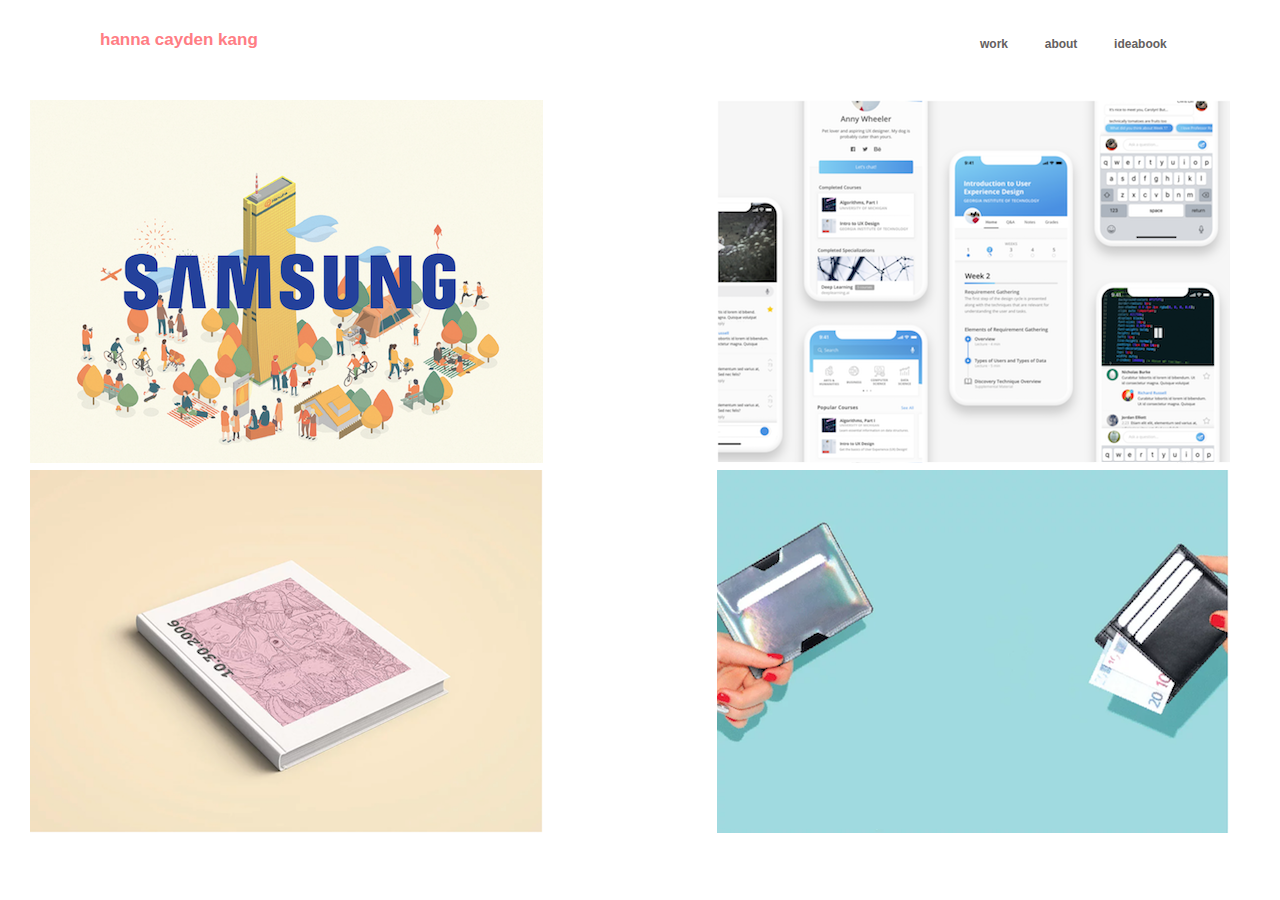
<file: index.html>
<!doctype html>
<html>
<head>
<meta name="viewport" content="width=device-width, initial-scale=1.0">
<meta charset="UTF-8">

<title>Hanna's Page</title>

<link href="master.css" rel="stylesheet" type="text/css">

</head>

<body>
<div id="pagetitle"> hanna cayden kang </div>
  <div id="topNav">

    <top-nav> <a href="index.html">work&nbsp;&nbsp;&nbsp;&nbsp;&nbsp;&nbsp;&nbsp;&nbsp;&nbsp;&nbsp;</a>
    <a href="about.html">about&nbsp;&nbsp;&nbsp;&nbsp;&nbsp;&nbsp;&nbsp;&nbsp;&nbsp;&nbsp;</a>
    <a href="idea.html">ideabook&nbsp;&nbsp;&nbsp;&nbsp;&nbsp;&nbsp;&nbsp;&nbsp;&nbsp;&nbsp;</a></top-nav>
  </div>
  
  <a href="samsung.html" class = "samsung"></a>
  <a href="courseera.html" class = "courseera"></a>
  <a href="tomysis.html" class = "tomysis"></a>

  <a href="saturdayman.html" class = "saturdayman"></a>
<!-- InstanceEndEditable -->
  
</div>

</body>
<!-- InstanceEnd --></html>
</file>
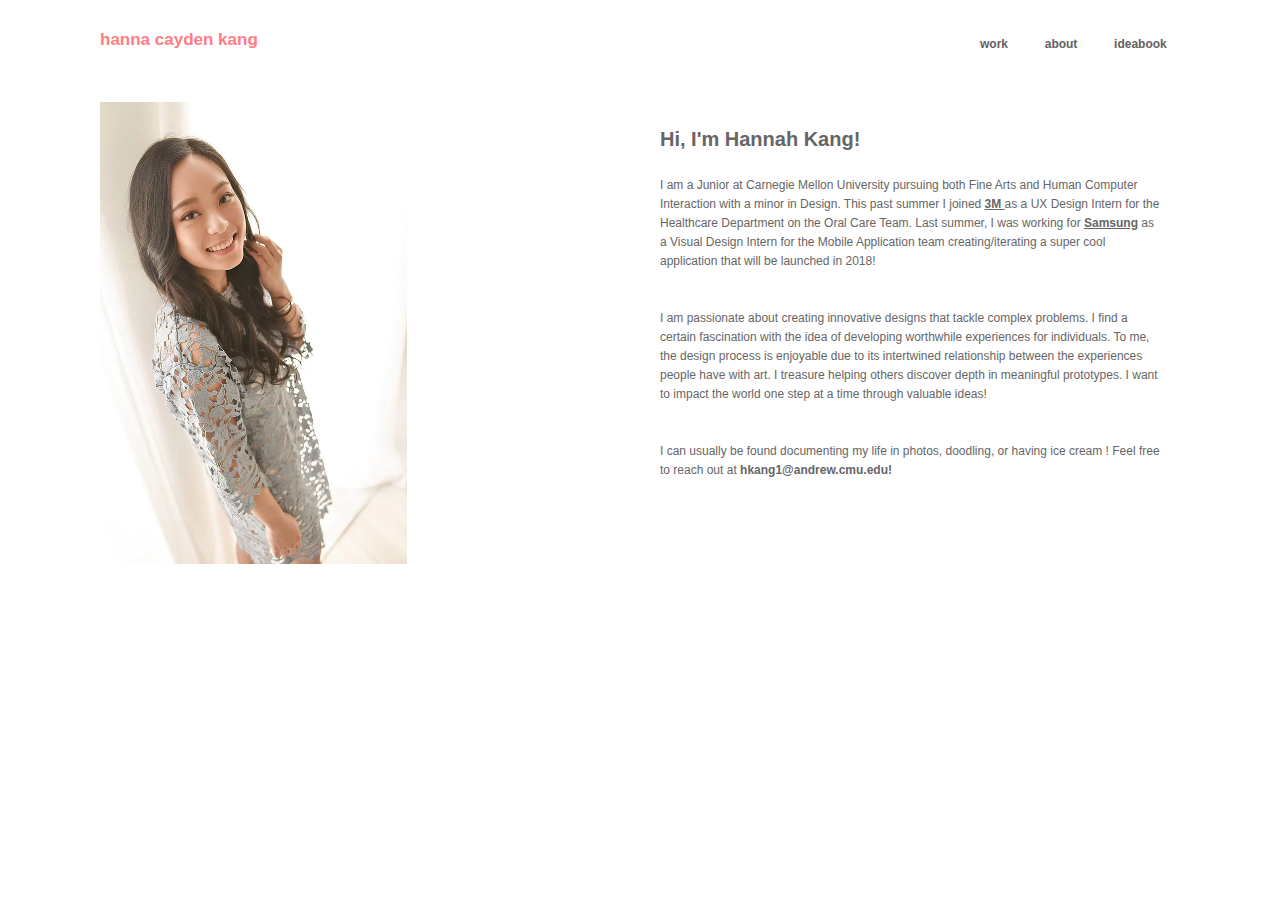
<file: about.html>
<!doctype html>
<html>
<head>
<meta charset="UTF-8">
<title>Hanna's Page</title>
<link href="master.css" rel="stylesheet" type="text/css">
</head>

<body>
<div id="pagetitle"> hanna cayden kang </div>
  <div id="topNav">
    <top-nav> <a href="index.html">work&nbsp;&nbsp;&nbsp;&nbsp;&nbsp;&nbsp;&nbsp;&nbsp;&nbsp;&nbsp;</a>
    <a href="about.html">about&nbsp;&nbsp;&nbsp;&nbsp;&nbsp;&nbsp;&nbsp;&nbsp;&nbsp;&nbsp;</a>
    <a href="idea.html">ideabook&nbsp;&nbsp;&nbsp;&nbsp;&nbsp;&nbsp;&nbsp;&nbsp;&nbsp;&nbsp;</a></top-nav></div>
  <div id="about_pic">
      <a href="samsung.html">
      <img src="images/mypic.jpg" height= 464 width=309></a></div>

    <div id="description-right">

      <b style="font-size:20px">Hi, I'm Hannah Kang! </b><br><br>

      <p>I am a Junior at Carnegie Mellon University pursuing both Fine Arts and Human Computer Interaction with a minor in Design. This past summer I joined <b><u>3M </b></u> as a UX Design Intern for the Healthcare Department on the Oral Care Team.  Last summer, I was working for <b><u>Samsung</b></u> as a Visual Design Intern for the Mobile Application team creating/iterating a super cool application that will be launched in 2018! <br><br><br>

      I am passionate about creating innovative designs that tackle complex problems. I find a certain fascination with the idea of developing worthwhile experiences for individuals. To me, the design process is enjoyable due to its intertwined relationship between the experiences people have with art. I treasure helping others discover depth in meaningful prototypes. I want to impact the world one step at a time through valuable ideas! <br><br><br>
 

      I can usually be found documenting my life in photos, doodling, or having ice cream ! 

      Feel free to reach out at <b> hkang1@andrew.cmu.edu!</b> </p>
    </div>
  
</div>

</body>
</html>
</file>
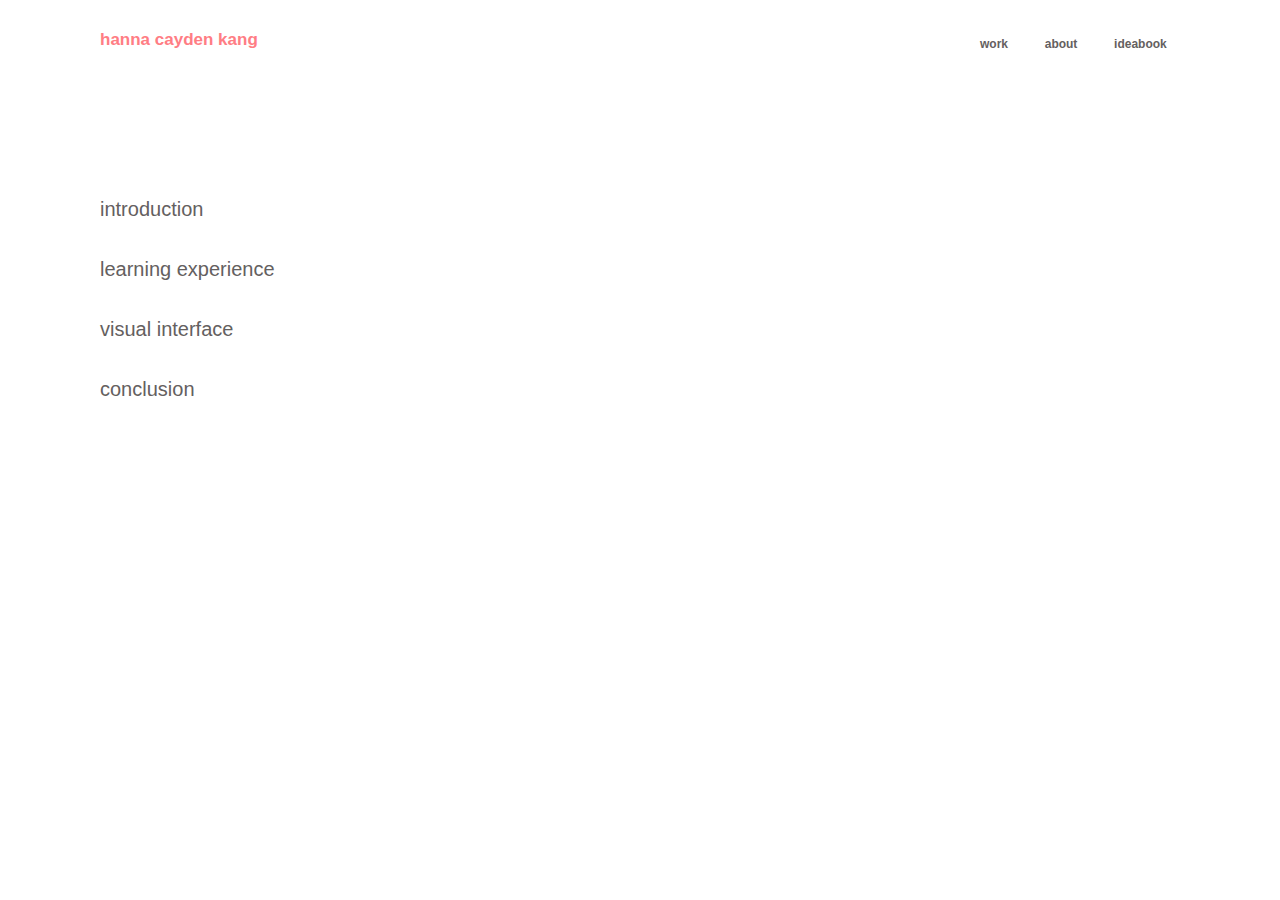
<file: courseera.html>
<!doctype html>
<html><!-- InstanceBegin template="/Templates/design.dwt" codeOutsideHTMLIsLocked="false" -->
<head>
<meta charset="UTF-8">
<!-- InstanceBeginEditable name="doctitle" -->
<title>Yosemite Valley Visitor's Bureau | Things to Do</title>
<!-- InstanceEndEditable -->
<link href="master.css" rel="stylesheet" type="text/css">
<script type="text/javascript">
function MM_showHideLayers() { //v9.0
  var i,p,v,obj,args=MM_showHideLayers.arguments;
  for (i=0; i<(args.length-2); i+=3) 
  with (document) if (getElementById && ((obj=getElementById(args[i]))!=null)) { v=args[i+2];
    if (obj.style) { obj=obj.style; v=(v=='show')?'visible':(v=='hide')?'hidden':v; }
    obj.visibility=v; }}
</script>


<!-- InstanceBeginEditable name="head" -->
<!-- InstanceEndEditable -->
</head>

<body>
<div id="pagetitle"> hanna cayden kang </div>
  <div id="topNav">

    <top-nav> <a href="index.html">work&nbsp;&nbsp;&nbsp;&nbsp;&nbsp;&nbsp;&nbsp;&nbsp;&nbsp;&nbsp;</a>
    <a href="about.html">about&nbsp;&nbsp;&nbsp;&nbsp;&nbsp;&nbsp;&nbsp;&nbsp;&nbsp;&nbsp;</a>
    <a href="idea.html">ideabook&nbsp;&nbsp;&nbsp;&nbsp;&nbsp;&nbsp;&nbsp;&nbsp;&nbsp;&nbsp;</a></top-nav>
  </div>

  <div id="main-bar"><img id="homeimage"/>
  <a style="font-size:20px",href="#" onmouseover="MM_showHideLayers('pg_1','','show','pg_2','','hide','pg_3','','hide','pg_4','','hide','pg_5','','hide','pg_6','','hide')">introduction</a><br><br><br>

  <a style="font-size:20px", href="#" onmouseover="MM_showHideLayers('pg_1','','hide','pg_2','','show','pg_3','','hide','pg_4','','hide','pg_5','','hide','pg_6','','hide')">learning experience</a><br><br><br>

  <a style="font-size:20px",href="#" onmouseover="MM_showHideLayers('pg_1','','hide','pg_2','','hide','pg_3','','show','pg_4','','hide','pg_5','','hide','pg_6','','hide')">visual interface</a><br><br><br>

  <a style="font-size:20px",href="#" onmouseover="MM_showHideLayers('pg_1','','hide','pg_2','','hide','pg_3','','hide','pg_4','','show','pg_5','','hide','pg_6','','hide')">conclusion</a><br><br><br>

<div class="style2" id="pg_1"><img src="images/courseera_intro.jpg" width="900" height=350 alt=""/></div>
<div class="style2" id="pg_2"> <img src="images/courseera_le.jpg" width="900" height=400 alt=""/></div>
<div class="style2" id="pg_3"><img src="images/courseera_vi.jpg" width="900" height=280 alt=""/></div>
<div class="style2" id="pg_4"><img src="images/courseera_c.jpg" width="1000" height=350 alt=""/></div></div>


</body>
<!-- InstanceEnd --></html>
</file>
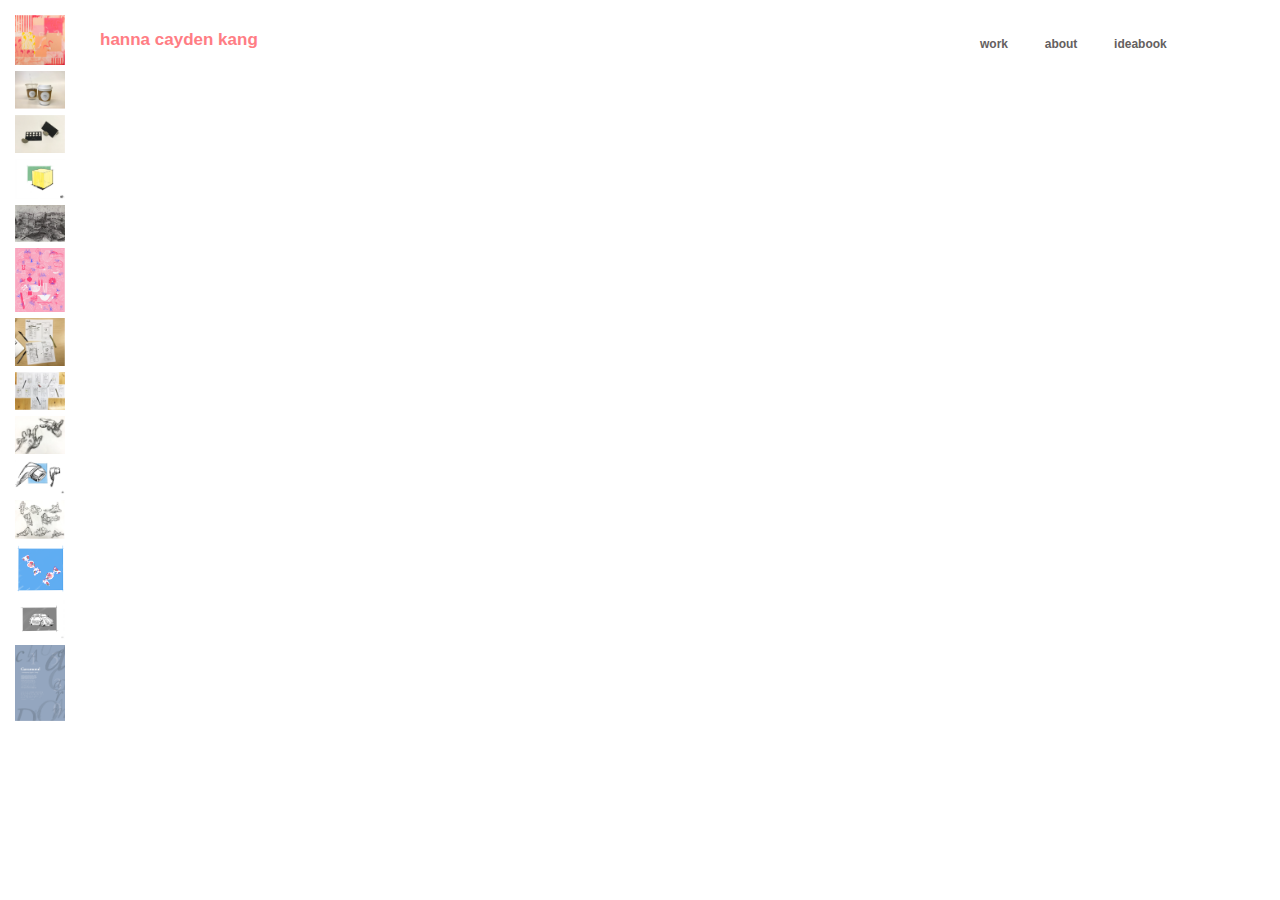
<file: idea.html>
<!doctype html>
<html><!-- InstanceBegin template="/Templates/design.dwt" codeOutsideHTMLIsLocked="false" -->
<head>
<meta charset="UTF-8">
<!-- InstanceBeginEditable name="doctitle" -->
<title>Yosemite Valley Visitor's Bureau | Things to Do</title>
<!-- InstanceEndEditable -->
<link href="master.css" rel="stylesheet" type="text/css">
<script type="text/javascript">
function MM_showHideLayers() { //v9.0
  var i,p,v,obj,args=MM_showHideLayers.arguments;
  for (i=0; i<(args.length-2); i+=3) 
  with (document) if (getElementById && ((obj=getElementById(args[i]))!=null)) { v=args[i+2];
    if (obj.style) { obj=obj.style; v=(v=='show')?'visible':(v=='hide')?'hidden':v; }
    obj.visibility=v; }}
</script>


<!-- InstanceBeginEditable name="head" -->
<!-- InstanceEndEditable -->
</head>

<body>
<div id="pagetitle"> hanna cayden kang </div>
  <div id="topNav">

    <top-nav> <a href="index.html">work&nbsp;&nbsp;&nbsp;&nbsp;&nbsp;&nbsp;&nbsp;&nbsp;&nbsp;&nbsp;</a>
    <a href="about.html">about&nbsp;&nbsp;&nbsp;&nbsp;&nbsp;&nbsp;&nbsp;&nbsp;&nbsp;&nbsp;</a>
    <a href="idea.html">ideabook&nbsp;&nbsp;&nbsp;&nbsp;&nbsp;&nbsp;&nbsp;&nbsp;&nbsp;&nbsp;</a></top-nav>
  </div>

    <div id="thumbnail">

      <a href="#" onmouseover="MM_showHideLayers('pg_1','','show','pg_2','','hide','pg_3','','hide','pg_4','','hide','pg_5','','hide','pg_6','','hide','pg_7','','hide','pg_8','','hide','pg_9','','hide','pg_10','','hide','pg_11','','hide','pg_12','','hide','pg_13','','hide','pg_14','','hide')"><img src="images/idea_1.jpg" width="50" height=auto></a><br />
      <a href="#" onmouseover="MM_showHideLayers('pg_1','','hide','pg_2','','show','pg_3','','hide','pg_4','','hide','pg_5','','hide','pg_6','','hide','pg_7','','hide','pg_8','','hide','pg_9','','hide','pg_10','','hide','pg_11','','hide','pg_12','','hide','pg_13','','hide','pg_14','','hide')"><img src="images/idea_2.jpg" width="50" height=auto></a><br />
      <a href="#" onmouseover="MM_showHideLayers('pg_1','','hide','pg_2','','hide','pg_3','','show','pg_4','','hide','pg_5','','hide','pg_6','','hide','pg_7','','hide','pg_8','','hide','pg_9','','hide','pg_10','','hide','pg_11','','hide','pg_12','','hide','pg_13','','hide','pg_14','','hide')"><img src="images/idea_3.jpg" width="50" height=auto></a><br />
      <a href="#" onmouseover="MM_showHideLayers('pg_1','','hide','pg_2','','hide','pg_3','','hide','pg_4','','show','pg_5','','hide','pg_6','','hide','pg_7','','hide','pg_8','','hide','pg_9','','hide','pg_10','','hide','pg_11','','hide','pg_12','','hide','pg_13','','hide','pg_14','','hide')"><img src="images/idea_4.jpg" width="50" height=auto></a><br />
      <a href="#" onmouseover="MM_showHideLayers('pg_1','','hide','pg_2','','hide','pg_3','','hide','pg_4','','hide','pg_5','','show','pg_6','','hide','pg_7','','hide','pg_8','','hide','pg_9','','hide','pg_10','','hide','pg_11','','hide','pg_12','','hide','pg_13','','hide','pg_14','','hide')"><img src="images/idea_5.jpg" width="50" height=auto></a><br />
      <a href="#" onmouseover="MM_showHideLayers('pg_1','','hide','pg_2','','hide','pg_3','','hide','pg_4','','hide','pg_5','','hide','pg_6','','show','pg_7','','hide','pg_8','','hide','pg_9','','hide','pg_10','','hide','pg_11','','hide','pg_12','','hide','pg_13','','hide','pg_14','','hide')"><img src="images/idea_6.jpg" width="50" height=auto></a><br /> 
      <a href="#" onmouseover="MM_showHideLayers('pg_1','','hide','pg_2','','hide','pg_3','','hide','pg_4','','hide','pg_5','','hide','pg_6','','hide','pg_7','','show','pg_8','','hide','pg_9','','hide','pg_10','','hide','pg_11','','hide','pg_12','','hide','pg_13','','hide','pg_14','','hide')"><img src="images/idea_7.jpg" width="50" height=auto></a><br /> 
      <a href="#" onmouseover="MM_showHideLayers('pg_1','','hide','pg_2','','hide','pg_3','','hide','pg_4','','hide','pg_5','','hide','pg_6','','hide','pg_7','','hide','pg_8','','show','pg_9','','hide','pg_10','','hide','pg_11','','hide','pg_12','','hide','pg_13','','hide','pg_14','','hide')"><img src="images/idea_8.jpg" width="50" height=auto></a><br /> 
      <a href="#" onmouseover="MM_showHideLayers('pg_1','','hide','pg_2','','hide','pg_3','','hide','pg_4','','hide','pg_5','','hide','pg_6','','hide','pg_7','','hide','pg_8','','hide','pg_9','','show','pg_10','','hide','pg_11','','hide','pg_12','','hide','pg_13','','hide','pg_14','','hide')"><img src="images/idea_9.jpg" width="50" height=auto></a><br /> 
      <a href="#" onmouseover="MM_showHideLayers('pg_1','','hide','pg_2','','hide','pg_3','','hide','pg_4','','hide','pg_5','','hide','pg_6','','hide','pg_7','','hide','pg_8','','hide','pg_9','','hide','pg_10','','show','pg_11','','hide','pg_12','','hide','pg_13','','hide','pg_14','','hide')"><img src="images/idea_10.jpg" width="50" height=auto></a><br /> 
      <a href="#" onmouseover="MM_showHideLayers('pg_1','','hide','pg_2','','hide','pg_3','','hide','pg_4','','hide','pg_5','','hide','pg_6','','hide','pg_7','','hide','pg_8','','hide','pg_9','','hide','pg_10','','hide','pg_11','','show','pg_12','','hide','pg_13','','hide','pg_14','','hide')"><img src="images/idea_11.jpg" width="50" height=auto></a><br /> 
      <a href="#" onmouseover="MM_showHideLayers('pg_1','','hide','pg_2','','hide','pg_3','','hide','pg_4','','hide','pg_5','','hide','pg_6','','hide','pg_7','','hide','pg_8','','hide','pg_9','','hide','pg_10','','hide','pg_11','','hide','pg_12','','show','pg_13','','hide','pg_14','','hide')"><img src="images/idea_12.jpg" width="50" height=auto></a><br /> 
      <a href="#" onmouseover="MM_showHideLayers('pg_1','','hide','pg_2','','hide','pg_3','','hide','pg_4','','hide','pg_5','','hide','pg_6','','hide','pg_7','','hide','pg_8','','hide','pg_9','','hide','pg_10','','hide','pg_11','','hide','pg_12','','hide','pg_13','','show','pg_14','','hide')"><img src="images/idea_13.jpg" width="50" height=auto></a><br /> 
      <a href="#" onmouseover="MM_showHideLayers('pg_1','','hide','pg_2','','hide','pg_3','','hide','pg_4','','hide','pg_5','','hide','pg_6','','hide','pg_7','','hide','pg_8','','hide','pg_9','','hide','pg_10','','hide','pg_11','','hide','pg_12','','hide','pg_13','','hide','pg_14','','show')"><img src="images/idea_14.jpg" width="50" height=auto></a><br /> 

</div>
<div class="style2" id="pg_1"><img src="images/idea_1.jpg" width="auto" height=auto></div>
<div class="style2" id="pg_2"> <img src="images/idea_2.jpg" width="auto" height=auto></div>
<div class="style2" id="pg_3"><img src="images/idea_3.jpg" width="auto" height=auto></div>
<div class="style2" id="pg_4"><img src="images/idea_4.jpg" width="auto" height=auto></div>
<div class="style2" id="pg_5"><img src="images/idea_5.jpg" width="auto" height=auto></div>
<div class="style2" id="pg_6"><img src="images/idea_6.jpg" width="auto" height=auto></div>
<div class="style2" id="pg_7"><img src="images/idea_7.jpg" width="auto" height=auto></div>
<div class="style2" id="pg_8"> <img src="images/idea_8.jpg" width="auto" height=auto></div>
<div class="style2" id="pg_9"><img src="images/idea_9.jpg" width="auto" height=auto></div>
<div class="style2" id="pg_10"><img src="images/idea_10.jpg" width="auto" height=auto></div>
<div class="style2" id="pg_11"><img src="images/idea_11.jpg" width="auto" height=auto></div>
<div class="style2" id="pg_12"><img src="images/idea_12.jpg" width="auto" height=auto></div>
<div class="style2" id="pg_13"><img src="images/idea_13.jpg" width="auto" height=auto></div>
<div class="style2" id="pg_14"><img src="images/idea_14.jpg" width="auto" height=auto></div>


</body>
<!-- InstanceEnd --></html>
</file>
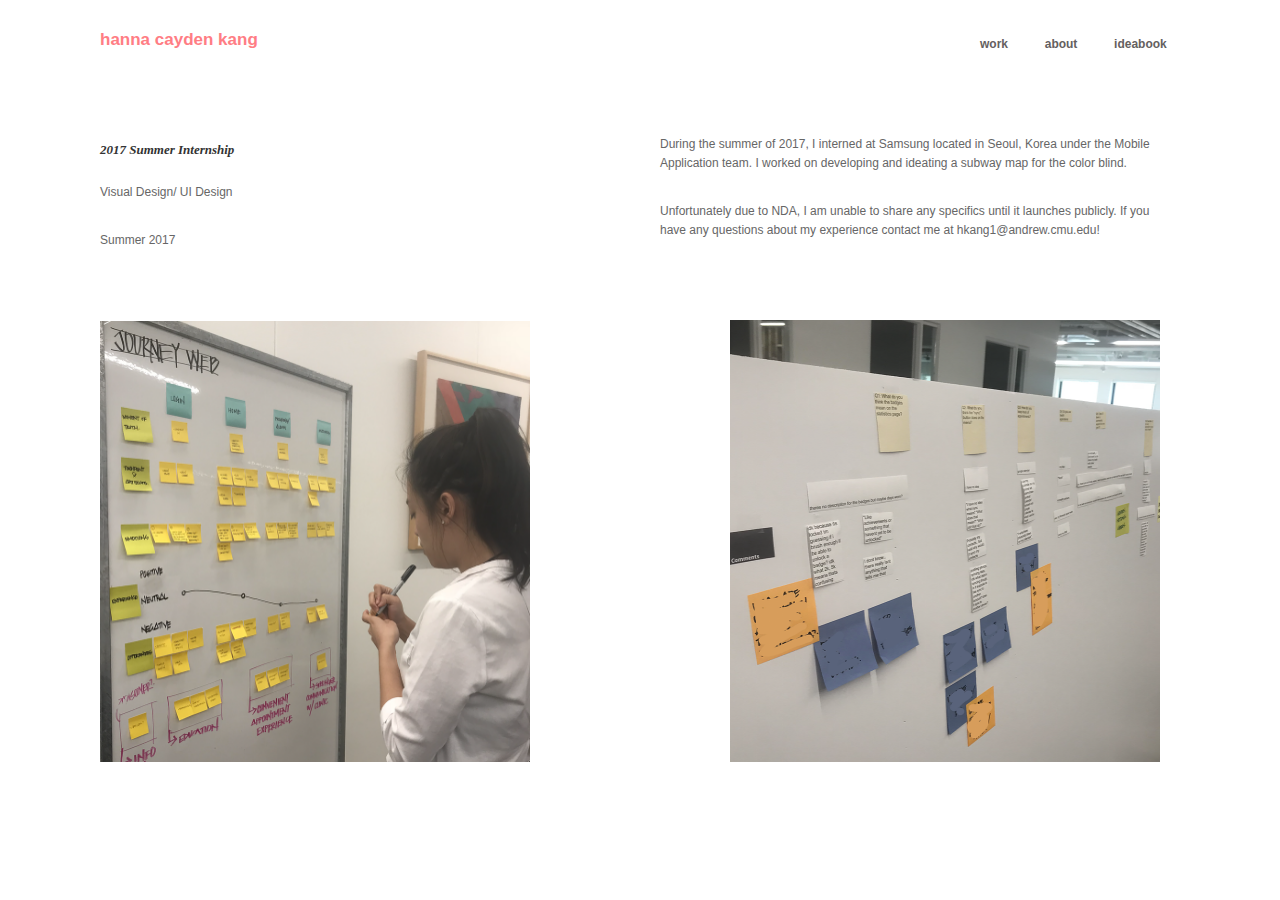
<file: samsung.html>
<!doctype html>
<html><!-- InstanceBegin template="/Templates/design.dwt" codeOutsideHTMLIsLocked="false" -->
<head>
<meta charset="UTF-8">
<!-- InstanceBeginEditable name="doctitle" -->
<title>Yosemite Valley Visitor's Bureau | Things to Do</title>
<!-- InstanceEndEditable -->
<link href="master.css" rel="stylesheet" type="text/css">
<style type="text/css">
</style>
<!-- InstanceBeginEditable name="head" -->
<!-- InstanceEndEditable -->
</head>

<body>
<div id="pagetitle"> hanna cayden kang </div>
  <div id="topNav">

    <top-nav> <a href="index.html">work&nbsp;&nbsp;&nbsp;&nbsp;&nbsp;&nbsp;&nbsp;&nbsp;&nbsp;&nbsp;</a>
    <a href="about.html">about&nbsp;&nbsp;&nbsp;&nbsp;&nbsp;&nbsp;&nbsp;&nbsp;&nbsp;&nbsp;</a>
    <a href="idea.html">ideabook&nbsp;&nbsp;&nbsp;&nbsp;&nbsp;&nbsp;&nbsp;&nbsp;&nbsp;&nbsp;</a></top-nav>
  </div>

    <div id="description-left">
      <h3>2017 Summer Internship</h3>
      <br>
      <p>Visual Design/ UI Design </p>
      <br>
      <p>Summer 2017 </p>
    </div>
    <div id="description-right">

      <p>During the summer of 2017, I interned at Samsung located in Seoul, Korea under the Mobile Application team. I worked on developing and ideating a subway map for the color blind.  </p><br>

      <p>Unfortunately due to NDA, I am unable to share any specifics until it launches publicly. If you have any questions about my experience contact me at hkang1@andrew.cmu.edu!</p>
    </div>
    <div id="samsung_1">
      <img src="images/samsung_1.jpg" height= 442 width=430></a>
    </div>
    <div id="samsung_2">
      <img src="images/samsung_2.jpg" height= 442 width=430></a>
    </div>


</body>
<!-- InstanceEnd --></html>
</file>
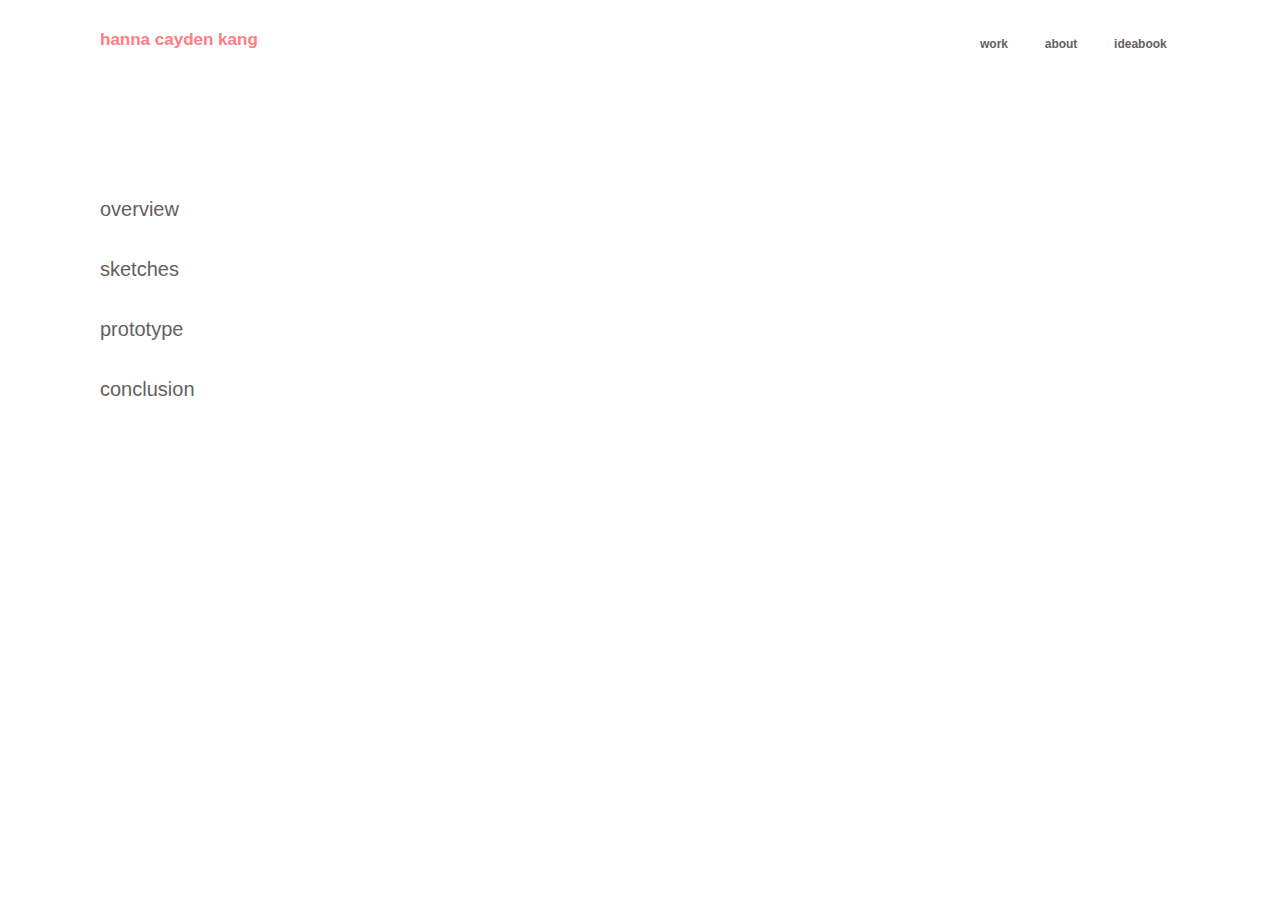
<file: saturdayman.html>
<!doctype html>
<html><!-- InstanceBegin template="/Templates/design.dwt" codeOutsideHTMLIsLocked="false" -->
<head>
<meta charset="UTF-8">
<!-- InstanceBeginEditable name="doctitle" -->
<title>Yosemite Valley Visitor's Bureau | Things to Do</title>
<!-- InstanceEndEditable -->
<link href="master.css" rel="stylesheet" type="text/css">
<script type="text/javascript">
function MM_showHideLayers() { //v9.0
  var i,p,v,obj,args=MM_showHideLayers.arguments;
  for (i=0; i<(args.length-2); i+=3) 
  with (document) if (getElementById && ((obj=getElementById(args[i]))!=null)) { v=args[i+2];
    if (obj.style) { obj=obj.style; v=(v=='show')?'visible':(v=='hide')?'hidden':v; }
    obj.visibility=v; }}
</script>


<!-- InstanceBeginEditable name="head" -->
<!-- InstanceEndEditable -->
</head>

<body>
<div id="pagetitle"> hanna cayden kang </div>
  <div id="topNav">

    <top-nav> <a href="index.html">work&nbsp;&nbsp;&nbsp;&nbsp;&nbsp;&nbsp;&nbsp;&nbsp;&nbsp;&nbsp;</a>
    <a href="about.html">about&nbsp;&nbsp;&nbsp;&nbsp;&nbsp;&nbsp;&nbsp;&nbsp;&nbsp;&nbsp;</a>
    <a href="idea.html">ideabook&nbsp;&nbsp;&nbsp;&nbsp;&nbsp;&nbsp;&nbsp;&nbsp;&nbsp;&nbsp;</a></top-nav>
  </div>

  <div id="main-bar"><img id="homeimage"/>
  <a style="font-size:20px",href="#" onmouseover="MM_showHideLayers('pg_1','','show','pg_2','','hide','pg_3','','hide','pg_4','','hide','pg_5','','hide','pg_6','','hide')">overview</a><br><br><br>

  <a style="font-size:20px", href="#" onmouseover="MM_showHideLayers('pg_1','','hide','pg_2','','show','pg_3','','hide','pg_4','','hide','pg_5','','hide','pg_6','','hide')">sketches</a><br><br><br>

  <a style="font-size:20px",href="#" onmouseover="MM_showHideLayers('pg_1','','hide','pg_2','','hide','pg_3','','show','pg_4','','hide','pg_5','','hide','pg_6','','hide')">prototype</a><br><br><br>

  <a style="font-size:20px",href="#" onmouseover="MM_showHideLayers('pg_1','','hide','pg_2','','hide','pg_3','','hide','pg_4','','show','pg_5','','hide','pg_6','','hide')">conclusion</a><br><br><br>

<div class="style2" id="pg_1"><img src="images/saturdayman_o.jpg" width="900" height=350 alt=""/></div>
<div class="style2" id="pg_2"> <img src="images/saturdayman_s.jpg" width="900" height=400 alt=""/></div>
<div class="style2" id="pg_3"><img src="images/saturdayman_p.jpg" width="800" height=400 alt=""/></div>
<div class="style2" id="pg_4"><img src="images/saturdayman_c.jpg" width="1000" height=auto alt=""/></div></div>


</body>
<!-- InstanceEnd --></html>
</file>
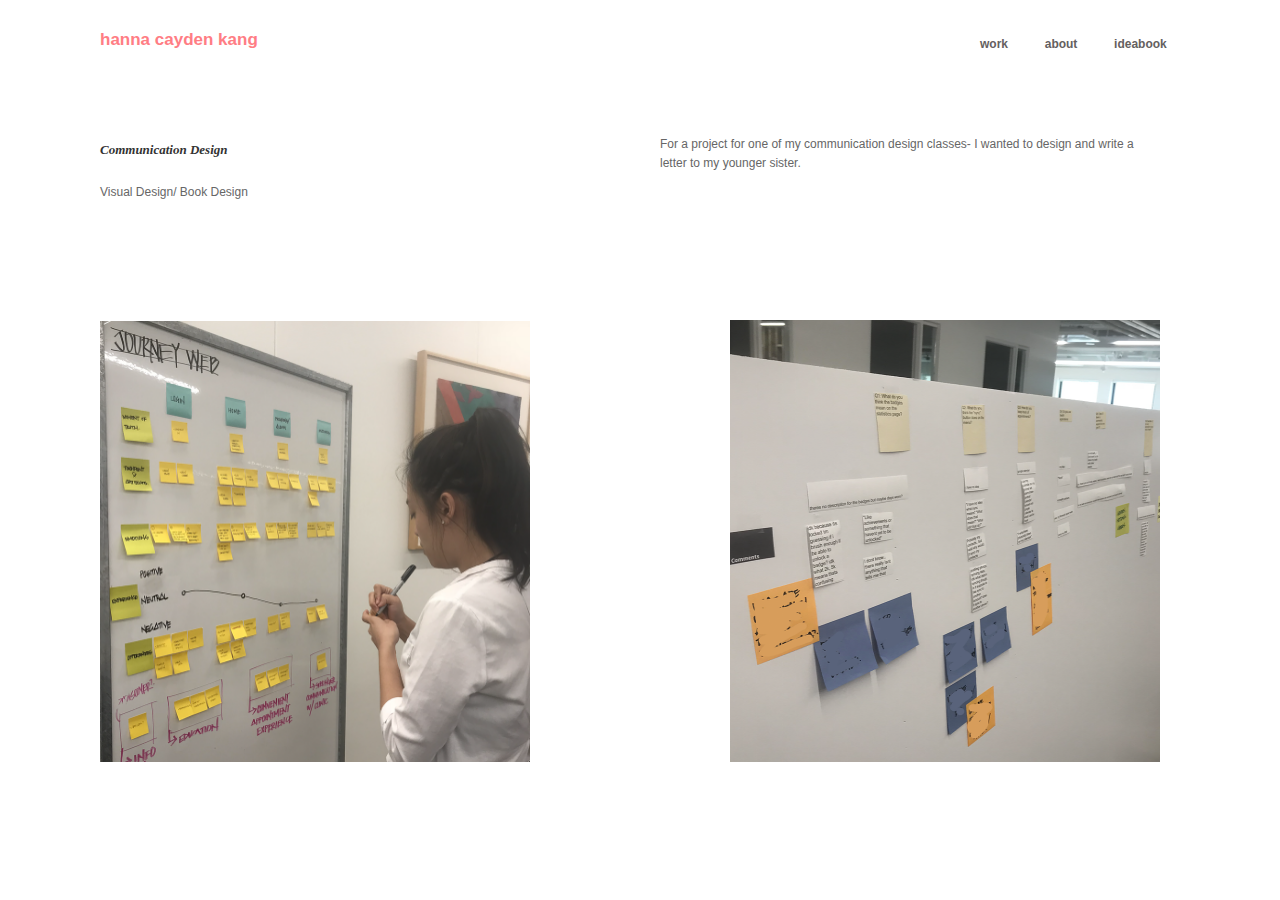
<file: tomysis.html>
<!doctype html>
<html><!-- InstanceBegin template="/Templates/design.dwt" codeOutsideHTMLIsLocked="false" -->
<head>
<meta charset="UTF-8">
<!-- InstanceBeginEditable name="doctitle" -->
<title>Yosemite Valley Visitor's Bureau | Things to Do</title>
<!-- InstanceEndEditable -->
<link href="master.css" rel="stylesheet" type="text/css">
<style type="text/css">
</style>
<!-- InstanceBeginEditable name="head" -->
<!-- InstanceEndEditable -->
</head>

<body>
<div id="pagetitle"> hanna cayden kang </div>
  <div id="topNav">

    <top-nav> <a href="index.html">work&nbsp;&nbsp;&nbsp;&nbsp;&nbsp;&nbsp;&nbsp;&nbsp;&nbsp;&nbsp;</a>
    <a href="about.html">about&nbsp;&nbsp;&nbsp;&nbsp;&nbsp;&nbsp;&nbsp;&nbsp;&nbsp;&nbsp;</a>
    <a href="idea.html">ideabook&nbsp;&nbsp;&nbsp;&nbsp;&nbsp;&nbsp;&nbsp;&nbsp;&nbsp;&nbsp;</a></top-nav>
  </div>

    <div id="description-left">
      <h3>Communication Design</h3>
      <br>
      <p>Visual Design/ Book Design</p>
    </div>
    <div id="description-right">

      <p>For a project for one of my communication design classes- I wanted to design and write a letter to my younger sister. </p><br>
    </div>
    <div id="samsung_1">
      <img src="images/samsung_1.jpg" height= 442 width=430></a>
    </div>
    <div id="samsung_2">
      <img src="images/samsung_2.jpg" height= 442 width=430></a>
    </div>


</body>
<!-- InstanceEnd --></html>
</file>
<file: master.css>
@charset "UTF-8";
#header {
	width: 700px;
	margin-left: 200px;
	background-color: white;
}
#image {
	height: 280px;
	width: 700px;
	margin-left: 200px;
	border-top: 3px solid #2B5E47;
	border-bottom: 3px solid #2B5E47;
}
#pagetitle {
	font-family: Gotham, "Helvetica Neue", Helvetica, Arial, 	sans-serif;
	font-size: 17px;
	font-weight: bold;
	color: #FF7d84;
	margin-left:100px;
	position: absolute;
	top: 30px;
}

#pageContent {
	width: 700px;
	margin-left: 200px;	
}

#footer {
	width: 700px;
	margin-left: 200px;	
	background-color: #00cccc;
	clear: both;
}

#description-left {
	top: 130px;
	position: absolute;
	left: 100px;
	width: 740px;
}

#description-right {
	top: 130px;
	position: absolute;
	right: 120px;
	width: 500px;
}
#mainText {
	width: 450px;
	float: left;
	margin-top: 10px;
	margin-left: 10px;
}


h1 {
	font-family: Geneva, sans-serif;
	font-size: 45px;
	font-style: normal;
	font-weight: 700;
	color: #d18ec4;
	margin-left: auto;
	margin-right: auto;
	text-align: center;
	letter-spacing: 10px;
	line-height: 45px;
}

h2 {
	font-family: Georgia, "Times New Roman", Times, serif;
	font-size: 15px;
	font-style: oblique;
	font-weight: bolder;
	color: #333;
	text-align: center;
}


h3 {
	font-family: Georgia, "Times New Roman", Times, serif;
	font-size: 18px;
	font-style: oblique;
	font-weight: bolder;
	color: #333;
}
h5 {
	font-family: Georgia, "Times New Roman", Times, serif;
	font-size: 12px;
	font-style: oblique;
	font-weight: bolder;
	color: #333;
	text-align: center;
}

#sidebarNav {
	/*background-image: url(images/back_sidebar.jpg);*/
	background-repeat: no-repeat;
	background-position: center top;
	float: right;
	height: 365px;
	width: 190px;
	padding: 15px;
}

#topNav {
	width: 300px;
	float: right;
	/*padding: px;*/
}

.style2 {
	left: 150px;
	top: 130px;
	background-color: white;
}

#main-bar {
	margin: 0px;
	clear: none;
	float: left;
	height: 442px;
	/*width:565px;*/
	padding-top: 150px;
	top: 50px;
	left: 100px;
	width: 740px;
	position: absolute;
/*	text-wrap: normal;*/
}
#homeimage {
	padding: 30px;
	clear: none;
	float: right;
}
#pg_1 {
	position: absolute;
	visibility: hidden;
}
#pg_2 {
	position: absolute;
	overflow: hidden;
	visibility: hidden;
}
#pg_3 {
	position: absolute;
	visibility: hidden;
}
#pg_4 {
	position: absolute;
	visibility: hidden;
}
#pg_5 {
	position: absolute;
	visibility: hidden;
}
#pg_6 {
	position: absolute;
	visibility: hidden;
}
#pg_7 {
	position: absolute;
	visibility: hidden;
}
#pg_8 {
	position: absolute;
	visibility: hidden;
}
#pg_9 {
	position: absolute;
	visibility: hidden;
}
#pg_10 {
	position: absolute;
	visibility: hidden;
}
#pg_11 {
	position: absolute;
	visibility: hidden;
}
#pg_12 {
	position: absolute;
	visibility: hidden;
}
#pg_13 {
	position: absolute;
	visibility: hidden;
}
#pg_14 {
	position: absolute;
	visibility: hidden;
}
#pg_15 {
	position: absolute;
	visibility: hidden;
}

#thumbnail {
	padding: 15px;
	width: 259px;
	top: auto;
	position: absolute;
	visibility: visible;
}

#about_pic{
	position: absolute;
	left: 100px;
	top: 100px;
}

.samsung{
   	background: transparent url(images/samsung.jpg);
	position: absolute;
	left: 30px;
	top: 100px;
 	width: 513px;
 	height:363px;
 	display:block;
}

.samsung:hover {
   background-image: url(images/samsung_hover.jpg);
}


#samsung_1{
	position: absolute;
	left: 100px;
	top: 320px;
}

#samsung_2{
	position: absolute;
	right: 120px;
	top: 320px;
}

.courseera{
	background: transparent url(images/courseera.jpg);
	display: block;
	position: absolute;
	right: 50px;
	top: 100px;
 	width: 513px;
 	height:363px;
}

.courseera:hover {
   background-image: url(images/courseera_hover.jpg);
}


.tomysis{
	background: transparent url(images/tomysis.jpg);
	display: block;
	position: absolute;
	left: 30px;
	top: 470px;
 	width: 513px;
 	height:363px;
}

.tomysis:hover {
   background-image: url(images/tomysis_hover.jpg);
}

.saturdayman{
	background: transparent url(images/saturdayman.jpg);
	display: block;
	position: absolute;
	right: 50px;
	top: 470px;
 	width: 513px;
 	height:363px;
}

.saturdayman:hover {
   background-image: url(images/saturdayman_hover.jpg);
}
body {
	font-family: Arial, Helvetica, sans-serif;
	font-size: 12px;
	line-height: 19px;
	color: #666;
	/*background-image: url(images/back_yosemite.png);*/
	background-repeat: repeat-y;
	margin: 0px;
	padding: 0px;
	background-color: white;
}

/*h1 {
	font-size: 22px;
	font-weight: bold;
	color: #B1592A;
	margin-top: 10px;
	margin-bottom: 0px;	
}

h2 {
	font-size: 16px;
	font-style: italic;
	margin-top: 10px;
	margin-right: 0px;
	margin-bottom: 0px;
	margin-left: 0px;
}*/

p {
	margin-top: 5px;
	margin-bottom: 5px;	
}
top-nav {
	position: absolute;
	top:30px;
	margin-top: 5px;
	margin-bottom: 5px;	
}

a {
	color: #646060;
	text-decoration: none;	
}


h3 {
	font-size: 13px;
	font-weight: bold;
	margin-top: 10px;
	margin-bottom: 0px;	
}

ul {
	margin-top: 5px;
	margin-bottom: 5px;	
}

li {
	margin-bottom: 5px;
}

table {
	width:450px;
}

th {
	font-weight: bold;
	text-align: left;
	border-bottom: 1px solid #B1592C;
}

td {
	border-bottom: 1px solid #B1592C;	
}
#topNav a {
	font-weight:bold;
}

#header img {
	border-width:0px;
	margin-top:55px;
}

#sidebarNav a {
	font-size:13px;
	font-weight:bold;
	color:#132F16;
}

#sidebarNav p {
	margin-bottom:12px;
	text-align:center;
}



a:hover {

	/*color:#3A3737;*/
	color: #FFB6C1;
}

#sidebarNav a:hover {
	color:#658D76;
}
#footer p {
	color:#999;
	text-align:center;
}
</file>
